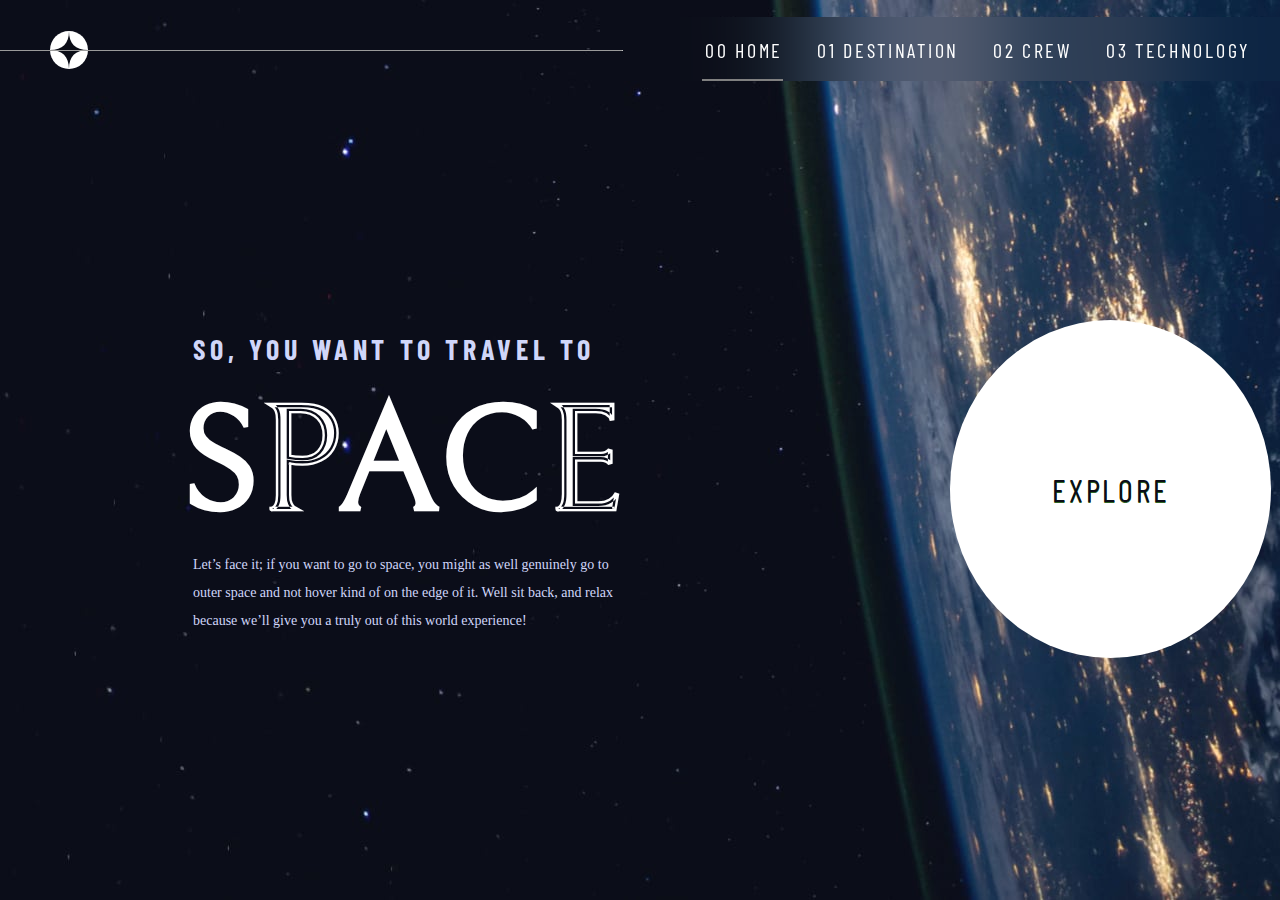
<file: spaceTourism/main/index.html>
<!DOCTYPE html>
<html lang="en">

<head>
  <meta charset="UTF-8">
  <meta name="viewport" content="width=device-width, initial-scale=1.0">

  <link rel="icon" type="image/png" sizes="32x32" href="./assets/favicon-32x32.png">
  <link rel="stylesheet" href="styles.css">
  <link rel="preconnect" href="https://fonts.googleapis.com">
  <link rel="preconnect" href="https://fonts.gstatic.com" crossorigin>
  <link href="https://fonts.googleapis.com/css2?family=Barlow+Condensed&display=swap" rel="stylesheet">
  <link rel="preconnect" href="https://fonts.gstatic.com" crossorigin>
  <link href="https://fonts.googleapis.com/css2?family=Barlow+Condensed&family=Bellefair&display=swap" rel="stylesheet">

  <title>Frontend Mentor | Space tourism website</title>

  <style>
  .homeHr {
    width: 81px;
    margin: 0px 0px 0px 97px;
    border-width: 1px 0px;
    border-style: solid;
  }

  .bodyText {
    width: 460px;
    margin-top: 250px;
    margin-left: 180px;
    color: #D0D6F9;
  }
  </style>
</head>

<body>

  <div class="topMenu">
    <img src="assets/shared/logo.svg" />

    <div class="menuLinks">
      <hr class="topMenuHr" />
      <a class="homeLink" href="index.html">00 HOME</a>
      <a class="destinationLink" href="destination-moon.html">01 DESTINATION</a>
      <a href="crew-commander.html">02 CREW</a>
      <a href="technolody-vehicl.html">03 TECHNOLOGY</a>
      <hr class="homeHr" />
    </div>
  </div>

  <div class="content">
    <div class="bodyText">
      <h5 id="travelToP">SO, YOU WANT TO TRAVEL TO</h5>
      <h1>SPACE</h1>
      <p>
        Let’s face it; if you want to go to space, you might as well genuinely go to
        outer space and not hover kind of on the edge of it. Well sit back, and relax
        because we’ll give you a truly out of this world experience!</p>
    </div>
    <a href="destination-moon.html" class="myButton">EXPLORE</a>
  </div>

</body>

</html>
</file>
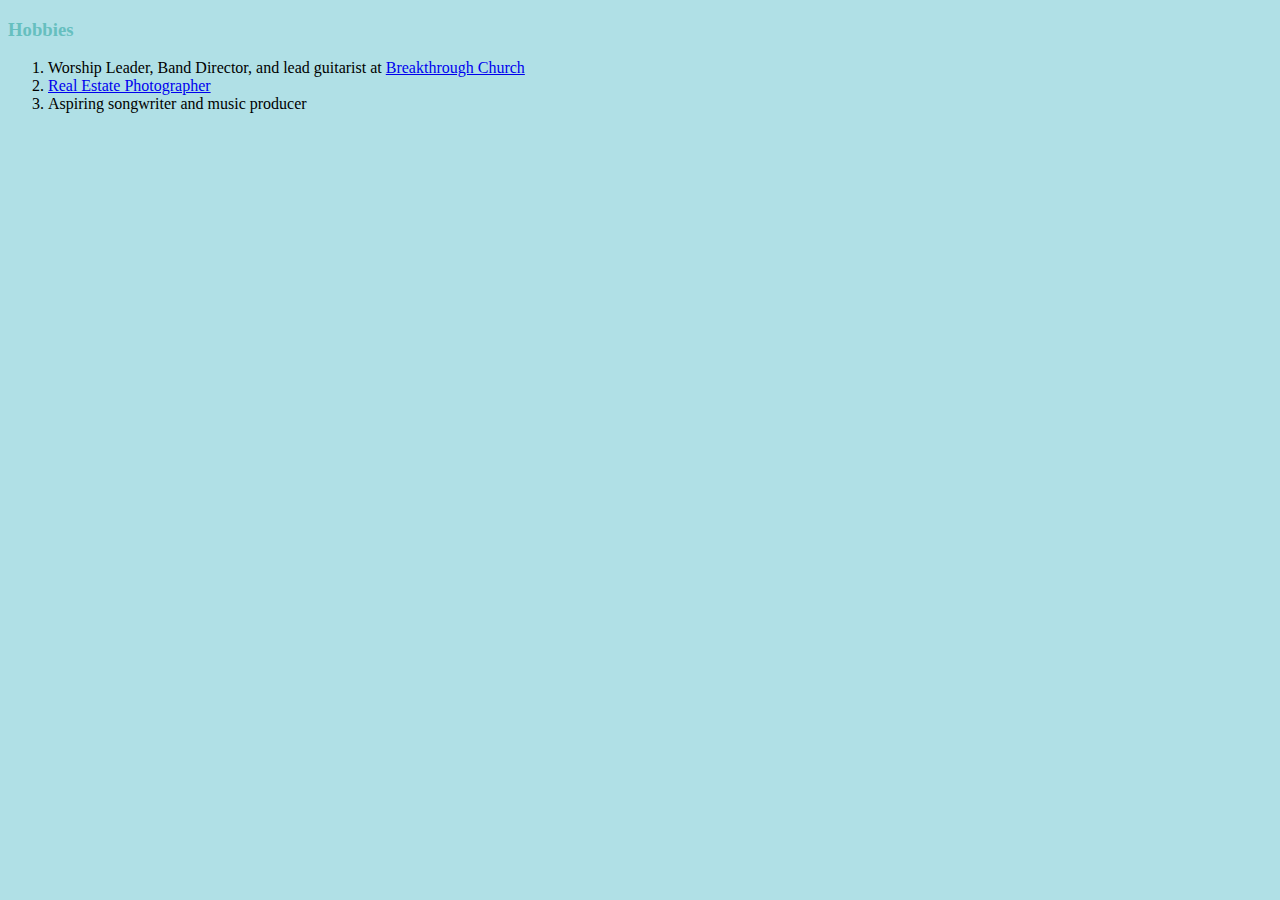
<file: HTML - Personal Site/hobbies.html>
<!DOCTYPE html>
<html lang="en" dir="ltr">
  <head>
    <meta charset="utf-8">
    <title>My Hobbies</title>
    <link rel="stylesheet" href="css/styles.css">
  </head>
  
  <body>
    <h3>Hobbies</h3>
      <ol>
        <li>Worship Leader, Band Director, and lead guitarist at <a href="https://www.google.com/url?sa=t&rct=j&q=&esrc=s&source=web&cd=&cad=rja&uact=8&ved=2ahUKEwj07fbisMT0AhWQVc0KHT1MBrIQFnoECAoQAQ&url=https%3A%2F%2Fbreakthroughchristian.com%2F&usg=AOvVaw2zurzIOAMfNQzFiCWWwrkY">Breakthrough Church</a></li>
        <li><a href="derekricardphotography.com">Real Estate Photographer</a></li>
        <li>Aspiring songwriter and music producer</li>
      </ol>
  </body>
</html>
</file>
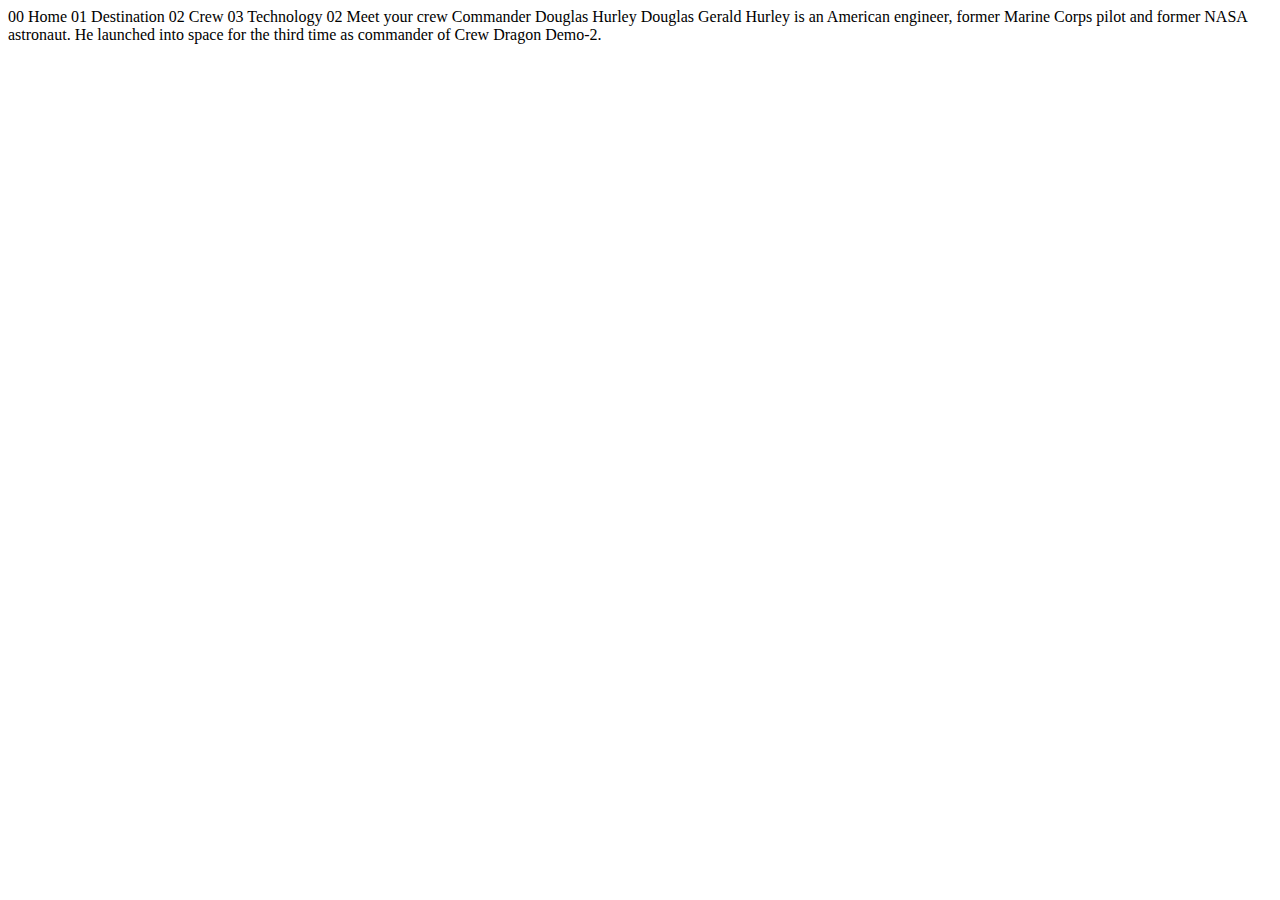
<file: spaceTourism/main/crew-commander.html>
<!DOCTYPE html>
<html lang="en">
<head>
  <meta charset="UTF-8">
  <meta name="viewport" content="width=device-width, initial-scale=1.0">

  <link rel="icon" type="image/png" sizes="32x32" href="./assets/favicon-32x32.png">
  
  <title>Frontend Mentor | Space tourism website</title>
</head>
<body>

  00 Home
  01 Destination
  02 Crew
  03 Technology

  02 Meet your crew

  Commander
  Douglas Hurley

  Douglas Gerald Hurley is an American engineer, former Marine Corps pilot 
  and former NASA astronaut. He launched into space for the third time as 
  commander of Crew Dragon Demo-2.
</body>
</html>
</file>
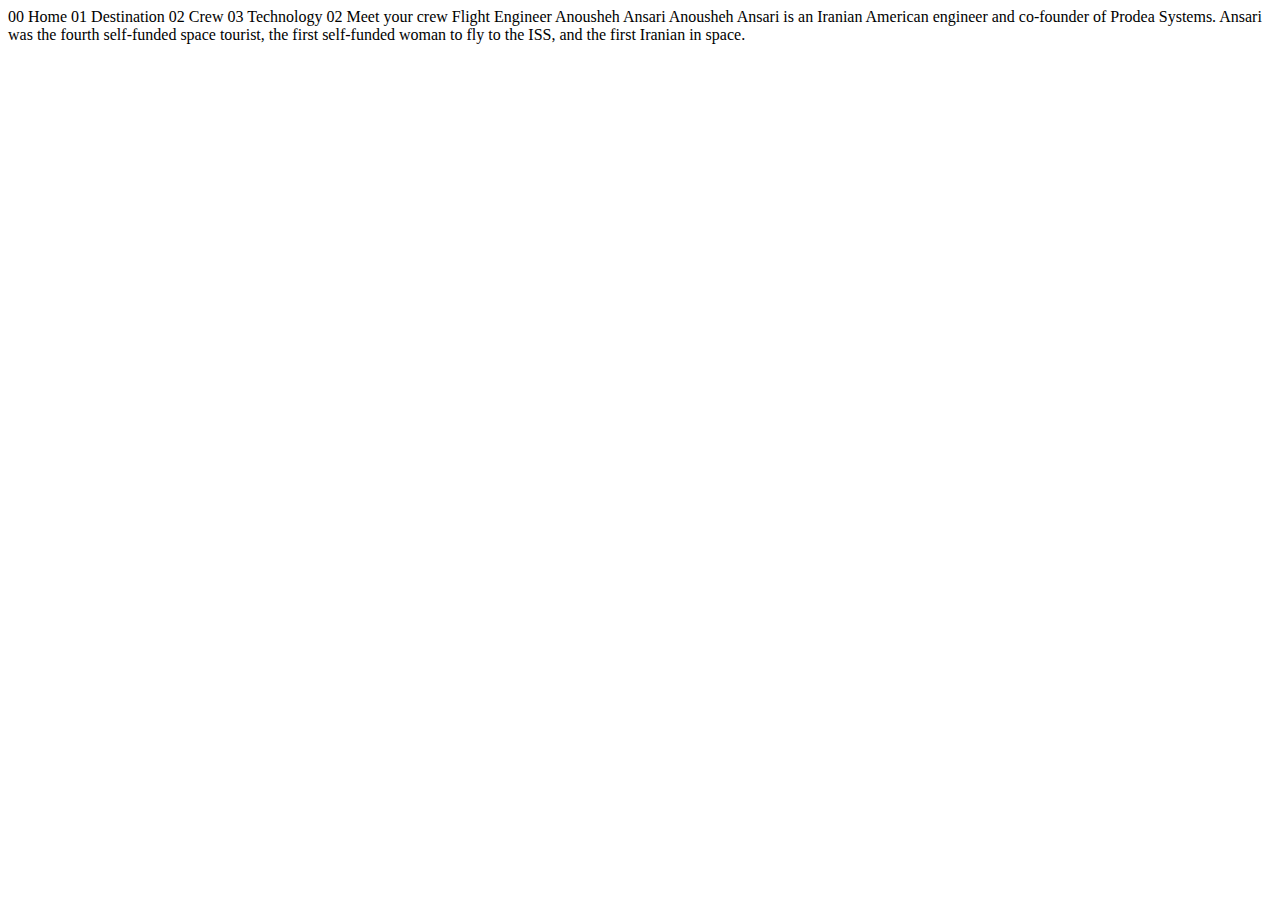
<file: spaceTourism/main/crew-engineer.html>
<!DOCTYPE html>
<html lang="en">
<head>
  <meta charset="UTF-8">
  <meta name="viewport" content="width=device-width, initial-scale=1.0">

  <link rel="icon" type="image/png" sizes="32x32" href="./assets/favicon-32x32.png">
  
  <title>Frontend Mentor | Space tourism website</title>
</head>
<body>

  00 Home
  01 Destination
  02 Crew
  03 Technology

  02 Meet your crew

  Flight Engineer
  Anousheh Ansari

  Anousheh Ansari is an Iranian American engineer and co-founder of Prodea Systems. 
  Ansari was the fourth self-funded space tourist, the first self-funded woman to 
  fly to the ISS, and the first Iranian in space. 
</body>
</html>
</file>
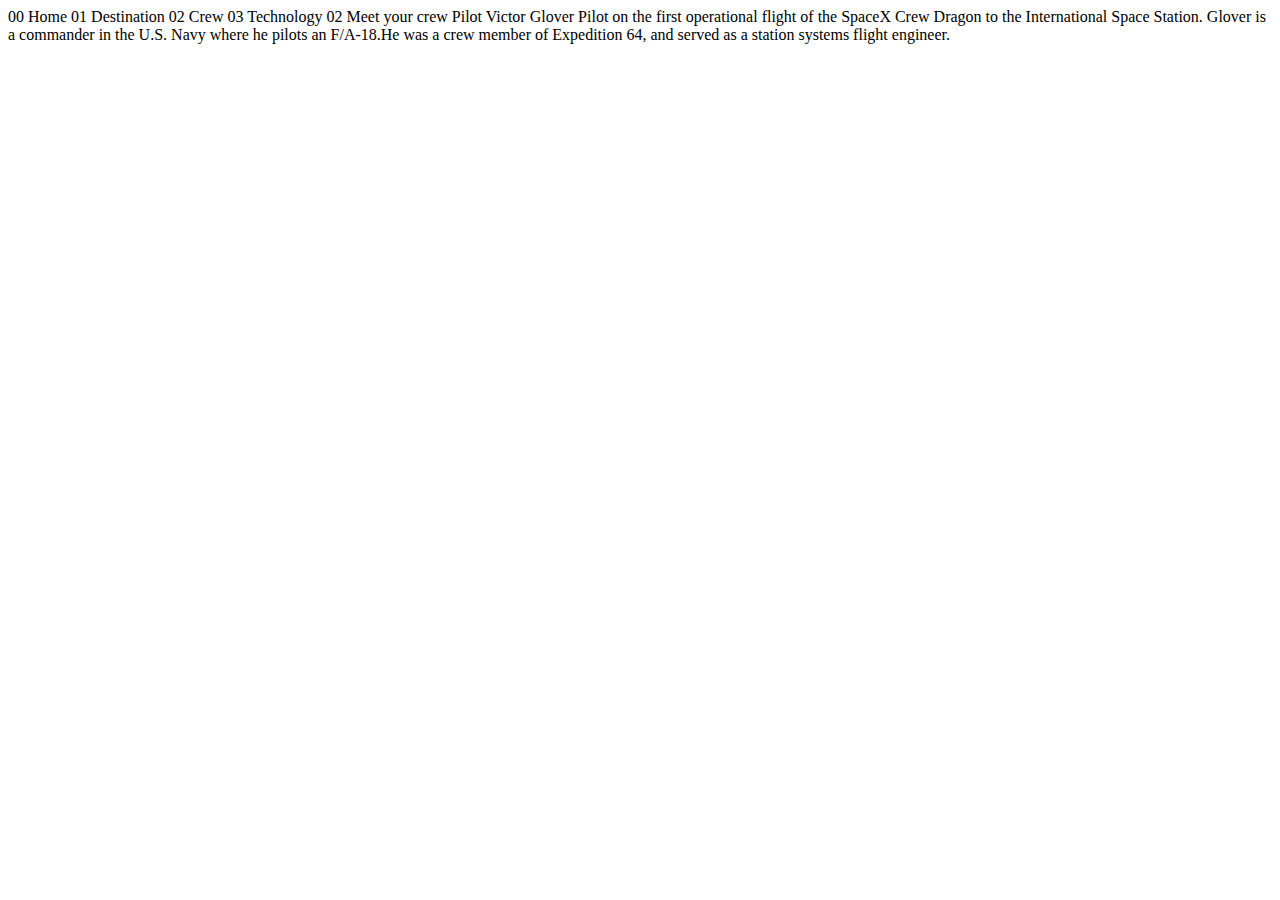
<file: spaceTourism/main/crew-pilot.html>
<!DOCTYPE html>
<html lang="en">
<head>
  <meta charset="UTF-8">
  <meta name="viewport" content="width=device-width, initial-scale=1.0">

  <link rel="icon" type="image/png" sizes="32x32" href="./assets/favicon-32x32.png">
  
  <title>Frontend Mentor | Space tourism website</title>
</head>
<body>

  00 Home
  01 Destination
  02 Crew
  03 Technology

  02 Meet your crew

  Pilot
  Victor Glover

  Pilot on the first operational flight of the SpaceX Crew Dragon to the 
  International Space Station. Glover is a commander in the U.S. Navy where 
  he pilots an F/A-18.He was a crew member of Expedition 64, and served as a 
  station systems flight engineer. 
</body>
</html>
</file>
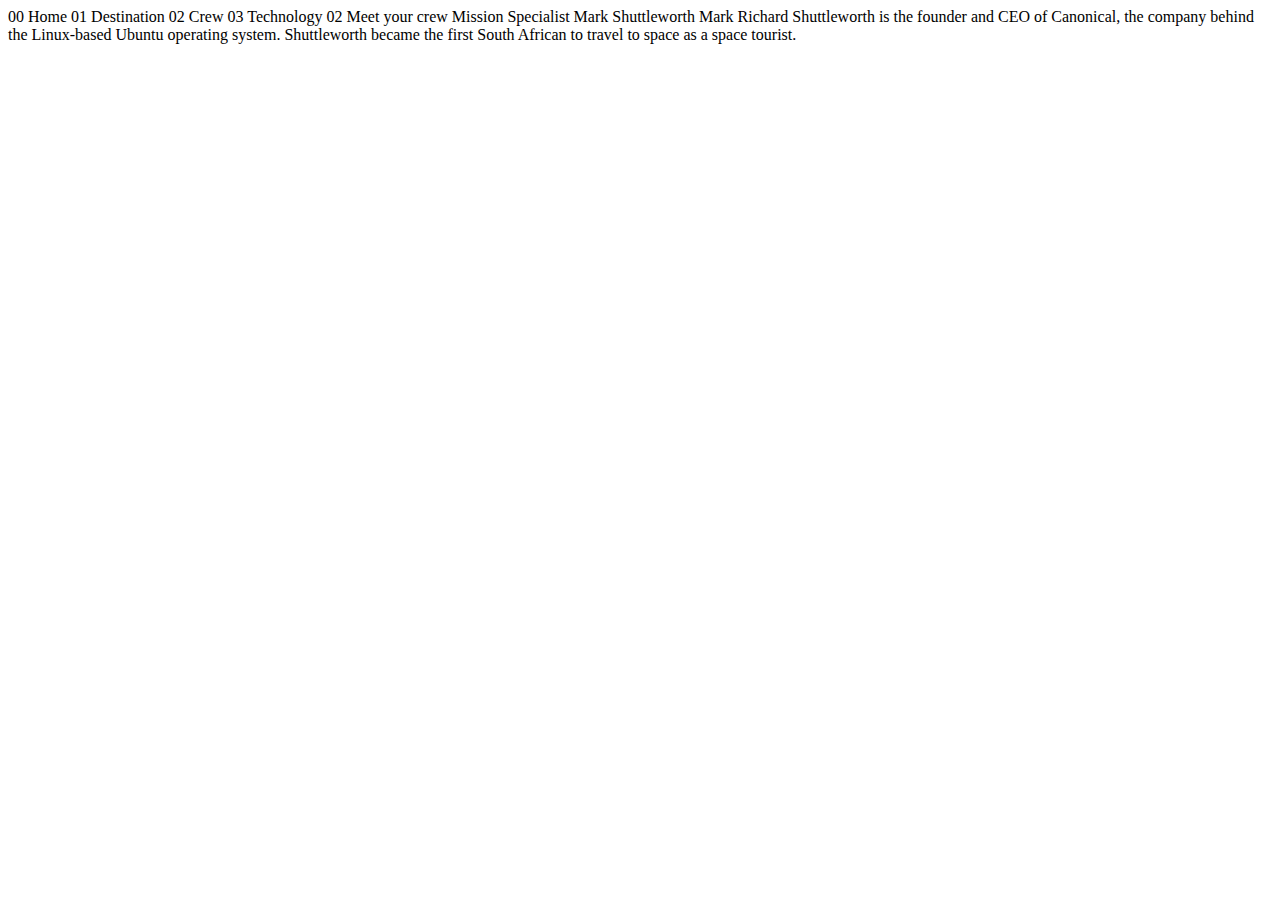
<file: spaceTourism/main/crew-specialist.html>
<!DOCTYPE html>
<html lang="en">
<head>
  <meta charset="UTF-8">
  <meta name="viewport" content="width=device-width, initial-scale=1.0">

  <link rel="icon" type="image/png" sizes="32x32" href="./assets/favicon-32x32.png">
  
  <title>Frontend Mentor | Space tourism website</title>
</head>
<body>

  00 Home
  01 Destination
  02 Crew
  03 Technology

  02 Meet your crew

  Mission Specialist
  Mark Shuttleworth

  Mark Richard Shuttleworth is the founder and CEO of Canonical, the company behind 
  the Linux-based Ubuntu operating system. Shuttleworth became the first South 
  African to travel to space as a space tourist.
</body>
</html>
</file>
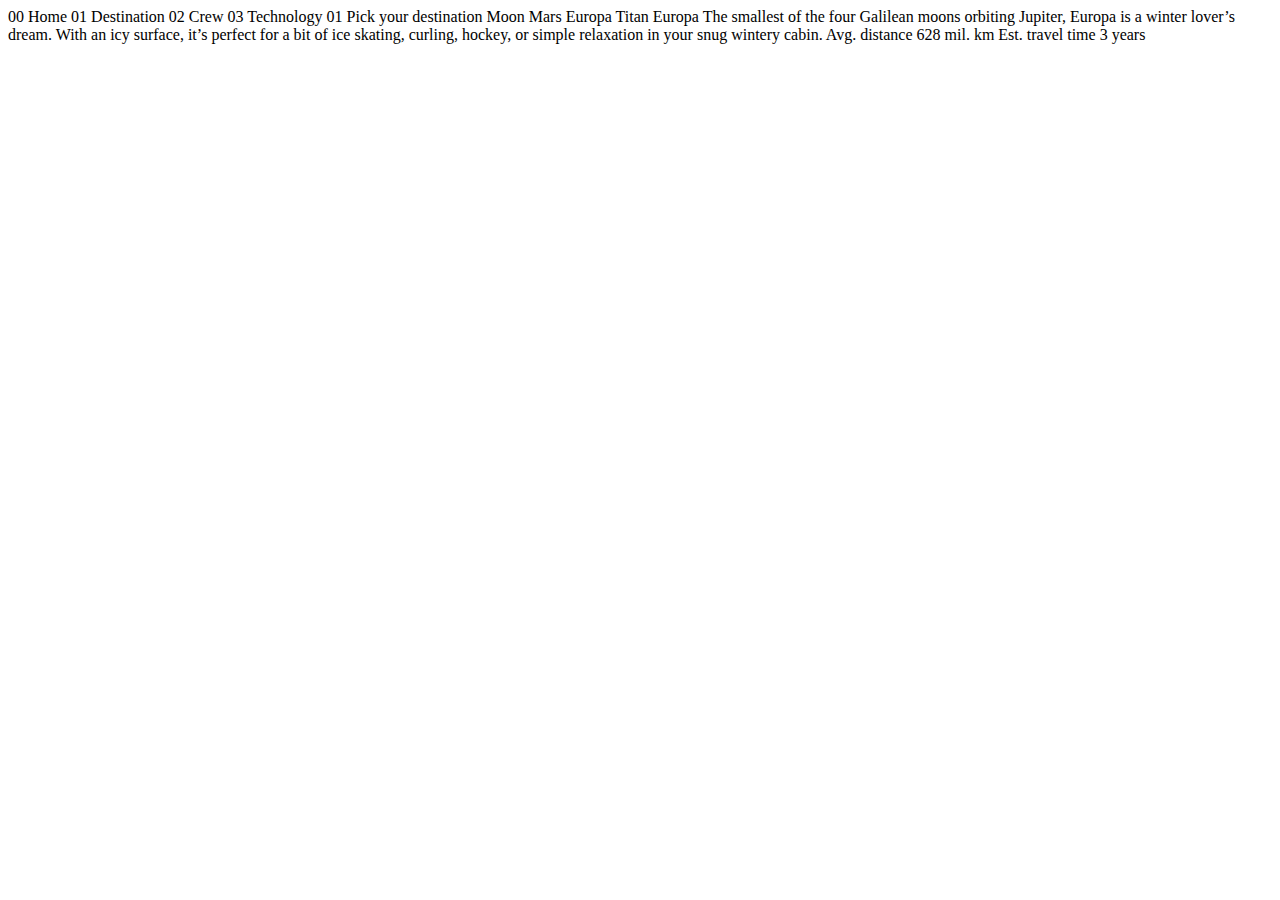
<file: spaceTourism/main/destination-europa.html>
<!DOCTYPE html>
<html lang="en">
<head>
  <meta charset="UTF-8">
  <meta name="viewport" content="width=device-width, initial-scale=1.0">

  <link rel="icon" type="image/png" sizes="32x32" href="./assets/favicon-32x32.png">
  
  <title>Frontend Mentor | Space tourism website</title>
</head>
<body>

  00 Home
  01 Destination
  02 Crew
  03 Technology

  01 Pick your destination

  Moon
  Mars
  Europa
  Titan

  Europa

  The smallest of the four Galilean moons orbiting Jupiter, Europa is a 
  winter lover’s dream. With an icy surface, it’s perfect for a bit of 
  ice skating, curling, hockey, or simple relaxation in your snug 
  wintery cabin.

  Avg. distance
  628 mil. km

  Est. travel time
  3 years
</body>
</html>
</file>
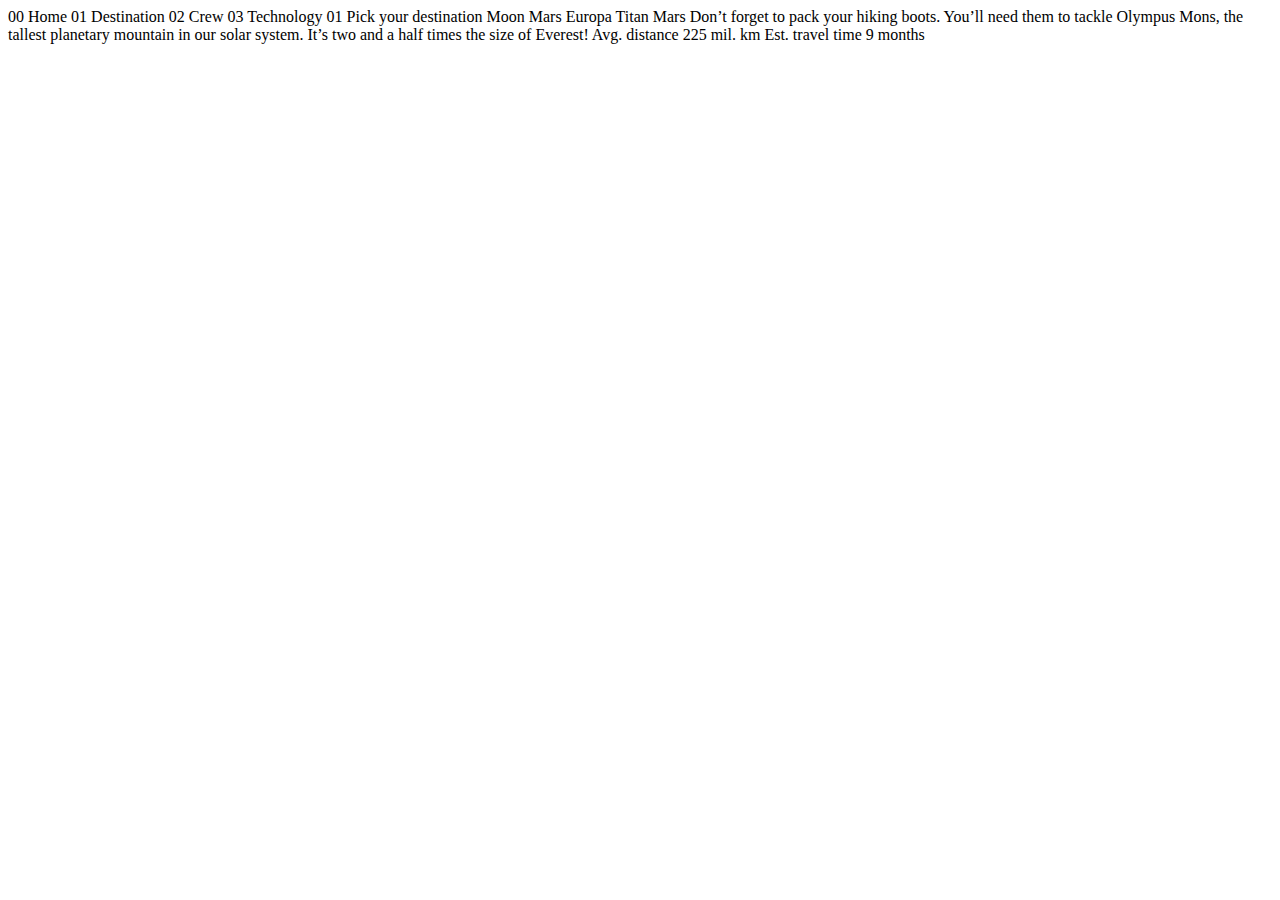
<file: spaceTourism/main/destination-mars.html>
<!DOCTYPE html>
<html lang="en">
<head>
  <meta charset="UTF-8">
  <meta name="viewport" content="width=device-width, initial-scale=1.0">

  <link rel="icon" type="image/png" sizes="32x32" href="./assets/favicon-32x32.png">
  
  <title>Frontend Mentor | Space tourism website</title>
</head>
<body>

  00 Home
  01 Destination
  02 Crew
  03 Technology

  01 Pick your destination

  Moon
  Mars
  Europa
  Titan

  Mars

  Don’t forget to pack your hiking boots. You’ll need them to tackle Olympus Mons, 
  the tallest planetary mountain in our solar system. It’s two and a half times 
  the size of Everest!

  Avg. distance
  225 mil. km

  Est. travel time
  9 months
</body>
</html>
</file>
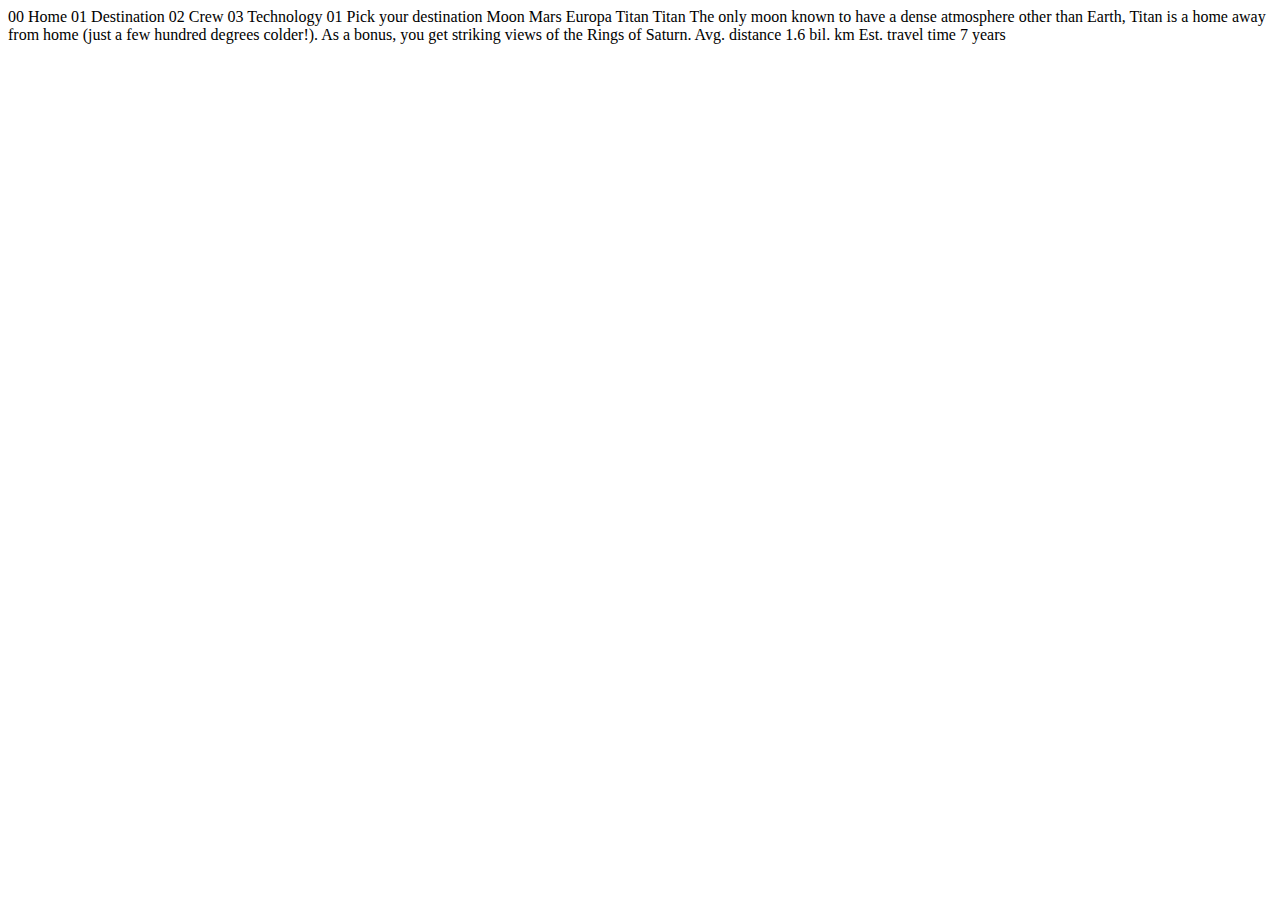
<file: spaceTourism/main/destination-titan.html>
<!DOCTYPE html>
<html lang="en">
<head>
  <meta charset="UTF-8">
  <meta name="viewport" content="width=device-width, initial-scale=1.0">

  <link rel="icon" type="image/png" sizes="32x32" href="./assets/favicon-32x32.png">
  
  <title>Frontend Mentor | Space tourism website</title>
</head>
<body>

  00 Home
  01 Destination
  02 Crew
  03 Technology

  01 Pick your destination

  Moon
  Mars
  Europa
  Titan

  Titan

  The only moon known to have a dense atmosphere other than Earth, Titan 
  is a home away from home (just a few hundred degrees colder!). As a 
  bonus, you get striking views of the Rings of Saturn.

  Avg. distance
  1.6 bil. km

  Est. travel time
  7 years
</body>
</html>
</file>
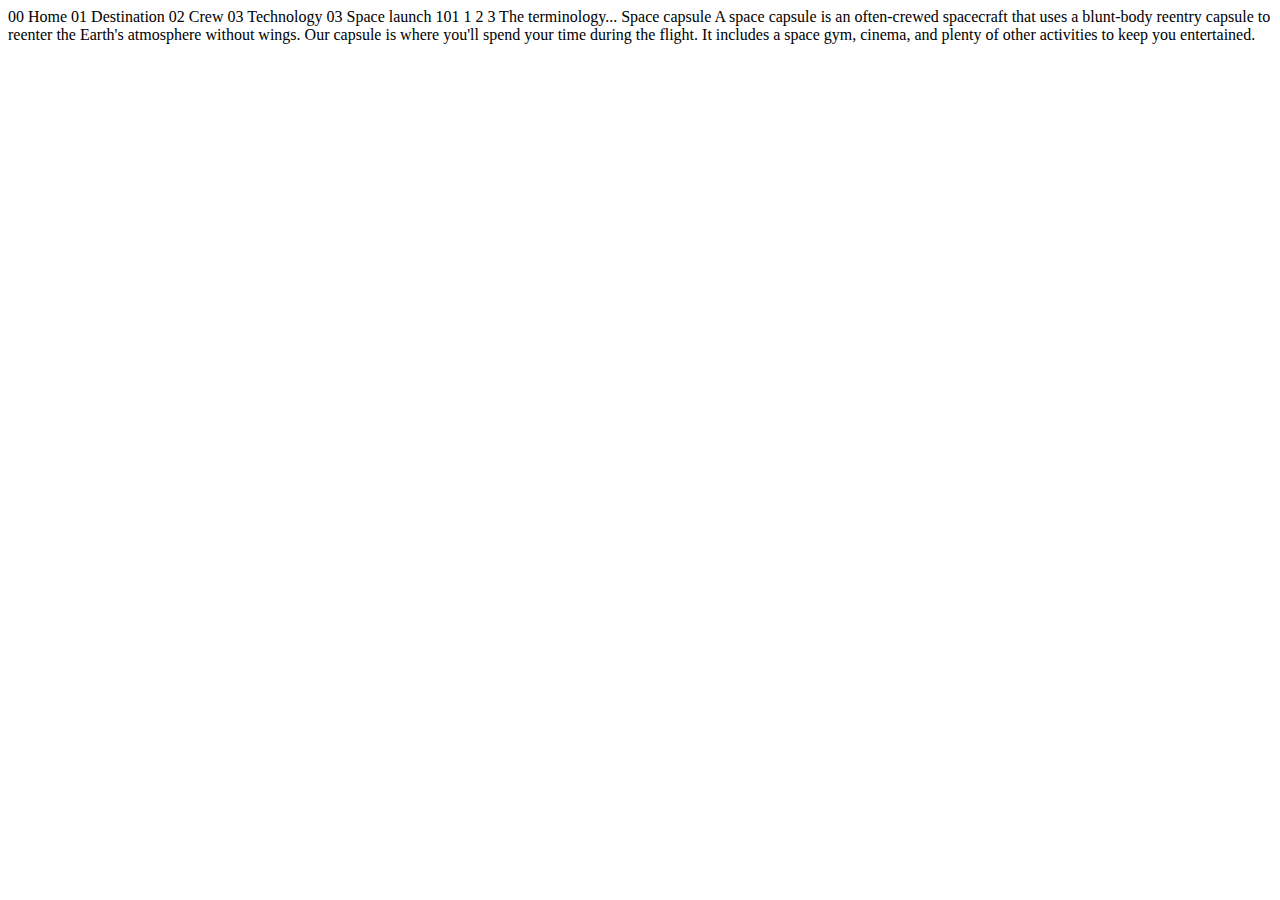
<file: spaceTourism/main/technology-capsule.html>
<!DOCTYPE html>
<html lang="en">
<head>
  <meta charset="UTF-8">
  <meta name="viewport" content="width=device-width, initial-scale=1.0">

  <link rel="icon" type="image/png" sizes="32x32" href="./assets/favicon-32x32.png">
  
  <title>Frontend Mentor | Space tourism website</title>
</head>
<body>

  00 Home
  01 Destination
  02 Crew
  03 Technology

  03 Space launch 101

  1
  2
  3

  The terminology...
  Space capsule

  A space capsule is an often-crewed spacecraft that uses a blunt-body reentry 
  capsule to reenter the Earth's atmosphere without wings. Our capsule is where 
  you'll spend your time during the flight. It includes a space gym, cinema, 
  and plenty of other activities to keep you entertained.
</body>
</html>
</file>
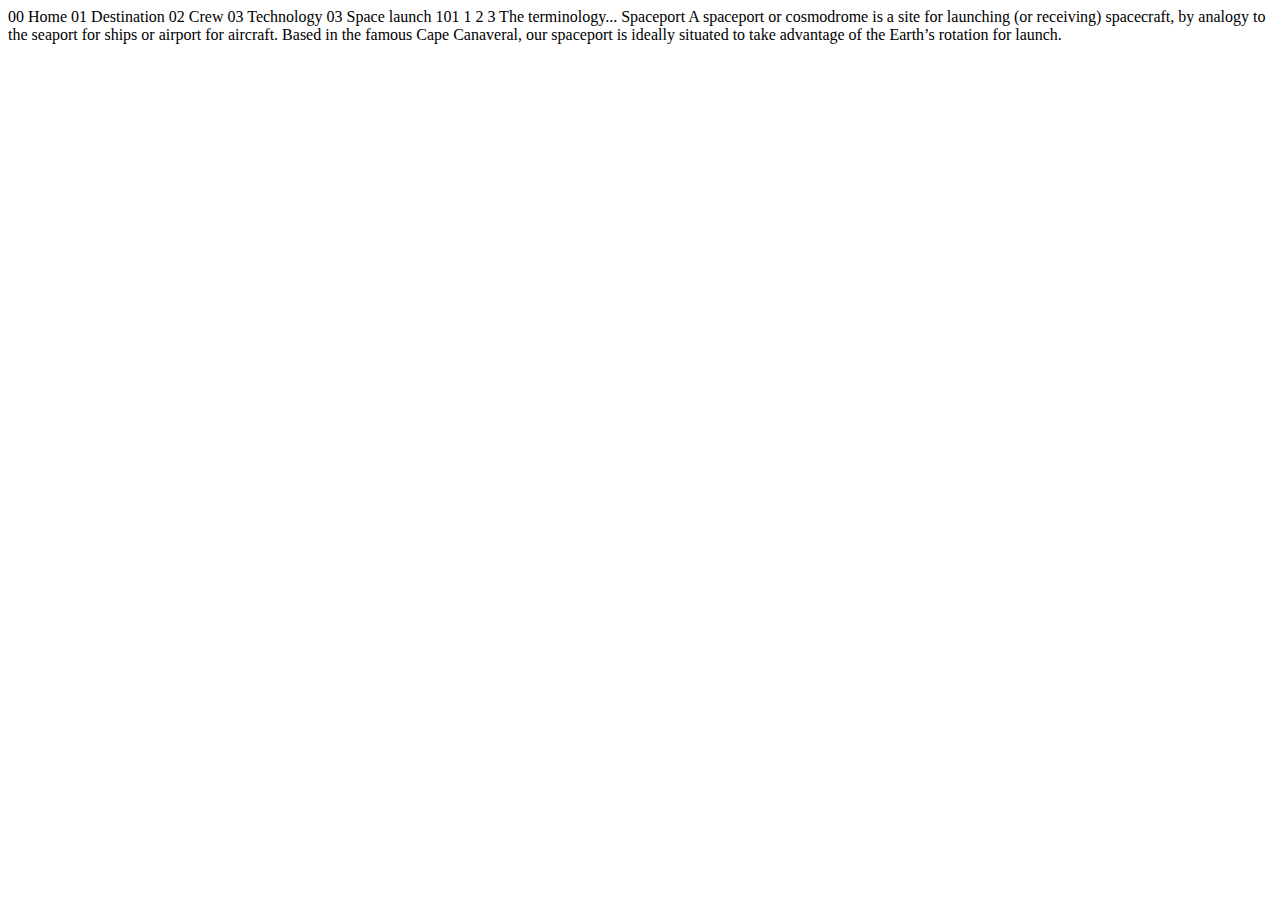
<file: spaceTourism/main/technology-spaceport.html>
<!DOCTYPE html>
<html lang="en">
<head>
  <meta charset="UTF-8">
  <meta name="viewport" content="width=device-width, initial-scale=1.0">

  <link rel="icon" type="image/png" sizes="32x32" href="./assets/favicon-32x32.png">
  
  <title>Frontend Mentor | Space tourism website</title>
</head>
<body>

  00 Home
  01 Destination
  02 Crew
  03 Technology

  03 Space launch 101

  1
  2
  3

  The terminology...
  Spaceport

  A spaceport or cosmodrome is a site for launching (or receiving) spacecraft, 
  by analogy to the seaport for ships or airport for aircraft. Based in the 
  famous Cape Canaveral, our spaceport is ideally situated to take advantage 
  of the Earth’s rotation for launch.
</body>
</html>
</file>
<file: spaceTourism/main/styles.css>
body {
  background-image: url("assets/home/background-home-desktop.jpg");
  margin: 0;
}

.topMenu {
  color: #FFFFFF;
  height: 65px;
  margin-top: 17px;
}

.topMenu img {
  float: left;
  height: 38px;
  margin-top: 14px;
  margin-left: 50px;
}

.topMenuHr {
  width: 95%;
  margin: 0;
  border-bottom: none;
  top: 33px;
  right: 625px;
  position: relative;
}

.menuLinks {
  display: inline-block;
  -webkit-backdrop-filter: blur(50px);
  backdrop-filter: blur(50px);
  float: right;
}

.menuLinks a {
  display: inline-block;
  font-family: 'Barlow Condensed', sans-serif;
  font-size: 20px;
  padding-right: 30px;
  letter-spacing: 2.7px;
  text-decoration: none;
  color: #FFFFFF;
  margin: 20px 0 17px 0;
}

.homeLink {
  padding-left: 100px;
}

.navNums {
  font-family: 'Bellefair', serif;
  color: #383838;
  letter-spacing: 2.75;
  padding-right: 10px;
  font-weight: bold;
}

.bodyText h1 {
  color: #FFFFFF;
  font-size: 150px;
  margin: 13px 0 0 0;
  font-family: 'Bellefair', serif;
}

.bodyText h4 {
  font-size: 32px;
  font-family: 'Bellefair', serif;
  color: #FFFFFF;
  letter-spacing: 2.75px;
  margin: 100px 0 0 136px;
}

.bodyText h5 {
  font-family: 'Barlow Condensed', sans-serif;
  font-size: 28px;
  color: #D0D6F9;
  letter-spacing: 4.75px;
  margin: 0 0 0 13px;
}

.bodyText p {
  color: #D0D6F9;
  font-size: 14px;
  margin: 0 0 0 13px;
  line-height: 2;
}

.myButton {
  background-color: #ffffff;
  border-radius: 100%;
  display: inline-block;
  cursor: pointer;
  color: #0B0D17;
  font-family: 'Barlow Condensed', sans-serif;
  font-size: 32px;
  letter-spacing: 2.75px;
  padding: 150px 102px;
  text-decoration: none;
  text-shadow: 0 1px 0 #2f6627;
  float: right;
  position: absolute;
  top: 320px;
  left: 950px;
}

.myButton:hover {
  box-shadow: 0 0 0 90px rgba(128, 128, 128, 0.3);
  border-radius: 100%;
}
</file>
<file: HTML - Personal Site/css/styles.css>
body {
  background-color: powderblue;
}

hr {
  border-style: dotted none none none;
  width: 10%;
  border-width: 5px;
  border-color: gray;
}
h1, h3 {
  color: #66BFBF;
}
</file>
